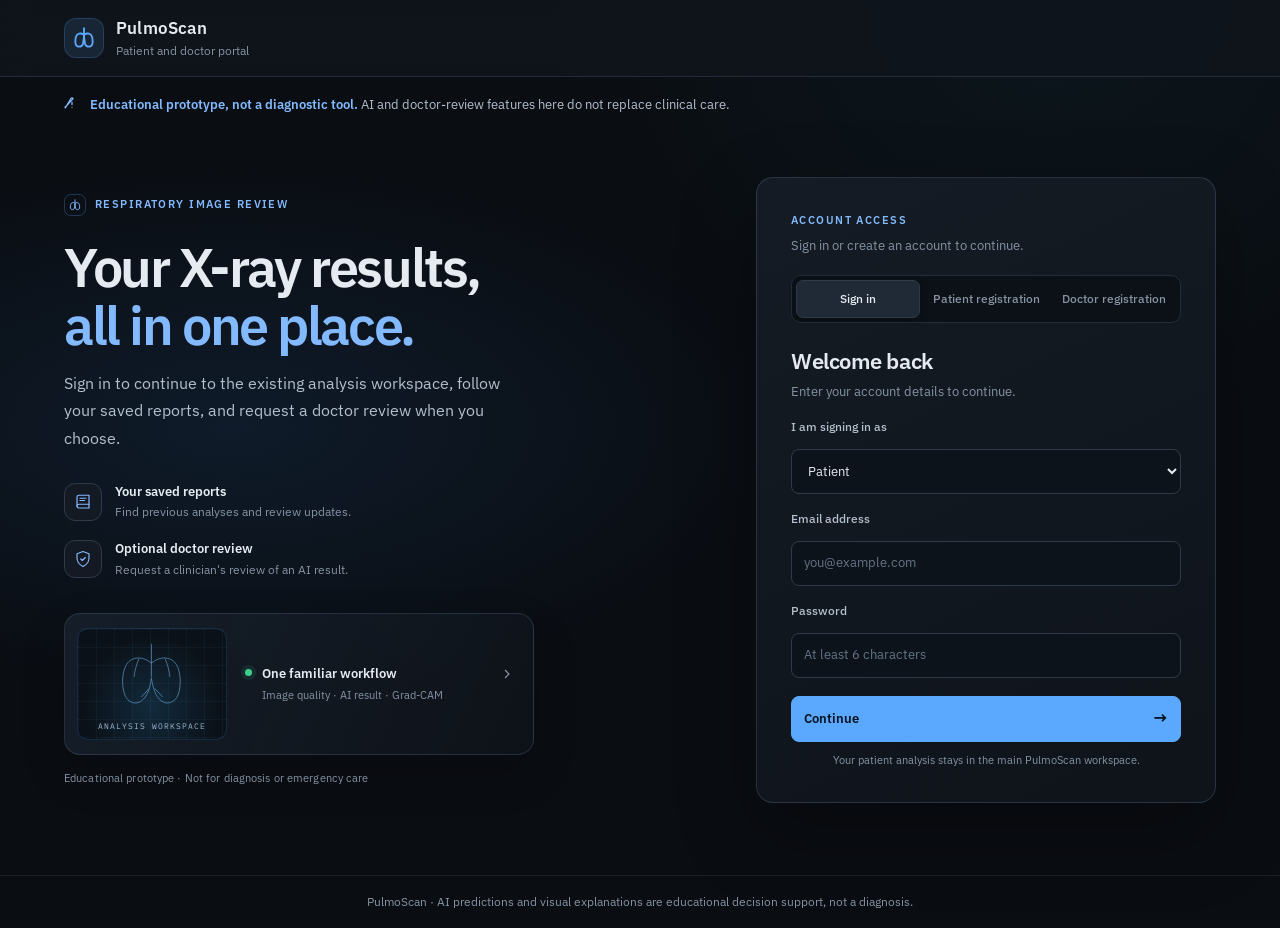
<file: frontend/auth.html>
<!DOCTYPE html>
<html lang="en">
<head>
  <meta charset="UTF-8">
  <meta name="viewport" content="width=device-width, initial-scale=1.0">
  <meta name="color-scheme" content="dark">
  <title>PulmoScan · Patient and doctor portal</title>
  <link rel="preconnect" href="https://fonts.googleapis.com">
  <link rel="preconnect" href="https://fonts.gstatic.com" crossorigin>
  <link href="https://fonts.googleapis.com/css2?family=IBM+Plex+Mono:wght@400;500&family=IBM+Plex+Sans:wght@400;500;600;700&display=swap" rel="stylesheet">
  <link rel="stylesheet" href="style.css?v=11">
</head>
<body class="auth-page">
  <header class="topbar">
    <div class="topbar-inner">
      <a class="brand" href="auth.html">
        <svg class="brand-mark" viewBox="0 0 24 24" aria-hidden="true">
          <path d="M12 3v8"/><path d="M12 9c-1.5-1-3-1.4-4.5-1C5 8.5 4 12 4 15.5 4 18.5 5.5 20 7.5 20c2 0 3-1 3.5-2.5L12 11"/>
          <path d="M12 9c1.5-1 3-1.4 4.5-1 2.5.5 3.5 4 3.5 7.5 0 3-1.5 4.5-3.5 4.5-2 0-3-1-3.5-2.5L12 11"/>
        </svg>
        <div><div class="brand-name">PulmoScan</div><div class="brand-sub">Patient and doctor portal</div></div>
      </a>
      <div class="portal-actions">
        <button class="btn" id="logoutBtn" type="button" hidden>Sign out</button>
      </div>
    </div>
  </header>

  <div class="notice">
    <svg class="icon" viewBox="0 0 24 24" aria-hidden="true"><path d="M12 9v4m0 4h.01M10.3 3.9 1.8 18a2 2 0 0 1 1.7-3L13.7 3.9a2 2 0 0 0-3.4 0z"/></svg>
    <p><strong>Educational prototype, not a diagnostic tool.</strong> AI and doctor-review features here do not replace clinical care.</p>
  </div>

  <main class="portal-main auth-layout">
    <section class="auth-intro" id="authIntro" aria-labelledby="authIntroTitle">
      <p class="auth-eyebrow">
        <svg viewBox="0 0 24 24" aria-hidden="true"><path d="M12 3v8"/><path d="M12 9c-1.5-1-3-1.4-4.5-1C5 8.5 4 12 4 15.5 4 18.5 5.5 20 7.5 20c2 0 3-1 3.5-2.5L12 11"/><path d="M12 9c1.5-1 3-1.4 4.5-1 2.5.5 3.5 4 3.5 7.5 0 3-1.5 4.5-3.5 4.5-2 0-3-1-3.5-2.5L12 11"/></svg>
        RESPIRATORY IMAGE REVIEW
      </p>
      <h1 id="authIntroTitle">Your X-ray results,<br><span>all in one place.</span></h1>
      <p class="auth-intro-copy">Sign in to continue to the existing analysis workspace, follow your saved reports, and request a doctor review when you choose.</p>

      <div class="auth-benefits" aria-label="Portal features">
        <div class="auth-benefit">
          <span class="auth-benefit-icon" aria-hidden="true">
            <svg viewBox="0 0 24 24"><path d="M4 5.5A2.5 2.5 0 0 1 6.5 3H20v17H6.5A2.5 2.5 0 0 1 4 17.5z"/><path d="M4 17.5A2.5 2.5 0 0 1 6.5 15H20M8 7h8M8 10h6"/></svg>
          </span>
          <span><strong>Your saved reports</strong><small>Find previous analyses and review updates.</small></span>
        </div>
        <div class="auth-benefit">
          <span class="auth-benefit-icon" aria-hidden="true">
            <svg viewBox="0 0 24 24"><path d="M12 22s8-4 8-11V5l-8-3-8 3v6c0 7 8 11 8 11"/><path d="m9 12 2 2 4-4"/></svg>
          </span>
          <span><strong>Optional doctor review</strong><small>Request a clinician's review of an AI result.</small></span>
        </div>
      </div>

      <div class="auth-preview" aria-hidden="true">
        <div class="auth-preview-art">
          <svg viewBox="0 0 180 170">
            <path d="M89 25v47m0-23c-15-13-34-12-43 2-8 13-9 37-3 53 5 13 19 18 29 10 10-7 14-21 17-39m0-26c15-13 34-12 43 2 8 13 9 37 3 53-5 13-19 18-29 10-10-7-14-21-17-39"/>
            <path d="M67 42c-4 10-7 20-8 30m54-30c4 10 7 20 8 30M72 107l13-14m23 14L95 93"/>
            <path d="M89 25v-9"/>
          </svg>
          <span class="auth-preview-label">ANALYSIS WORKSPACE</span>
        </div>
        <div class="auth-preview-caption">
          <span class="auth-preview-dot"></span>
          <span><strong>One familiar workflow</strong><small>Image quality · AI result · Grad-CAM</small></span>
          <svg viewBox="0 0 24 24"><path d="m9 18 6-6-6-6"/></svg>
        </div>
      </div>
      <p class="auth-prototype-note">Educational prototype · Not for diagnosis or emergency care</p>
    </section>

    <section class="panel portal-auth" id="authPanel">
      <div class="auth-card-heading">
        <p class="auth-card-kicker">ACCOUNT ACCESS</p>
        <p class="auth-card-caption">Sign in or create an account to continue.</p>
      </div>
      <div class="portal-tabs" role="tablist" aria-label="Account options">
        <button type="button" aria-pressed="true" class="btn portal-tab active" data-panel="loginPanel">Sign in</button>
        <button type="button" aria-label="Patient registration" aria-pressed="false" class="btn portal-tab" data-panel="patientRegisterPanel"><span class="auth-tab-full">Patient registration</span><span class="auth-tab-compact" aria-hidden="true">Patient</span></button>
        <button type="button" aria-label="Doctor registration" aria-pressed="false" class="btn portal-tab" data-panel="doctorRegisterPanel"><span class="auth-tab-full">Doctor registration</span><span class="auth-tab-compact" aria-hidden="true">Doctor</span></button>
      </div>
      <div class="portal-message" id="authMessage" role="status" aria-live="polite"></div>
      <form class="portal-form" id="loginPanel">
        <div class="portal-form-heading"><h2>Welcome back</h2><p>Enter your account details to continue.</p></div>
        <div class="field"><label for="loginRole">I am signing in as</label><select id="loginRole" required><option value="PATIENT">Patient</option><option value="DOCTOR">Doctor</option></select></div>
        <div class="field"><label for="loginEmail">Email address</label><input id="loginEmail" type="email" autocomplete="username" placeholder="you@example.com" required maxlength="254"></div>
        <div class="field"><label for="loginPassword">Password</label><input id="loginPassword" type="password" autocomplete="current-password" placeholder="At least 6 characters" required minlength="6" maxlength="256"></div>
        <button class="btn btn-primary auth-submit" type="submit">Continue <span aria-hidden="true">→</span></button>
        <p class="auth-form-note">Your patient analysis stays in the main PulmoScan workspace.</p>
      </form>
      <form class="portal-form" id="patientRegisterPanel" hidden>
        <div class="portal-form-heading"><h2>Create your account</h2><p>Set up a patient account to save and revisit your reports.</p></div>
        <div class="field"><label for="patientFullName">Full name</label><input id="patientFullName" autocomplete="name" placeholder="Your full name" required minlength="2" maxlength="120"></div>
        <div class="field"><label for="patientEmail">Email address</label><input id="patientEmail" type="email" autocomplete="email" placeholder="you@example.com" required maxlength="254"></div>
        <div class="field"><label for="patientPassword">Password</label><input id="patientPassword" type="password" autocomplete="new-password" placeholder="At least 6 characters" required minlength="6" maxlength="256"></div>
        <button class="btn btn-primary auth-submit" type="submit">Create patient account <span aria-hidden="true">→</span></button>
      </form>
      <form class="portal-form" id="doctorRegisterPanel" hidden>
        <div class="portal-form-heading"><h2>Doctor access</h2><p>Registration requires a code from the server administrator.</p></div>
        <div class="field"><label for="doctorFullName">Full name</label><input id="doctorFullName" autocomplete="name" placeholder="Your full name" required minlength="2" maxlength="120"></div>
        <div class="field"><label for="doctorEmail">Email address</label><input id="doctorEmail" type="email" autocomplete="email" placeholder="you@example.com" required maxlength="254"></div>
        <div class="field"><label for="doctorPassword">Password</label><input id="doctorPassword" type="password" autocomplete="new-password" placeholder="At least 6 characters" required minlength="6" maxlength="256"></div>
        <div class="field"><label for="doctorCode">4-digit verification code</label><input id="doctorCode" type="password" inputmode="numeric" pattern="[0-9]{4}" placeholder="••••" required minlength="4" maxlength="4" autocomplete="off"></div>
        <button class="btn btn-primary auth-submit" type="submit">Register as doctor <span aria-hidden="true">→</span></button>
      </form>
    </section>

    <section class="portal-dashboard" id="doctorDashboard" hidden>
      <div class="portal-heading"><div><p class="eyebrow">Doctor dashboard</p><h1>Review queue</h1><p class="muted">Only requests assigned to you or not yet claimed are shown.</p></div><button class="btn" id="refreshDoctorQueue" type="button">Refresh queue</button></div>
      <section class="panel">
        <div class="portal-message" id="doctorMessage" role="status" aria-live="polite"></div>
        <div id="doctorQueue" class="portal-list"></div>
      </section>
      <section class="panel" id="doctorReviewDetail" hidden></section>
    </section>
  </main>
  <footer class="footer">PulmoScan · AI predictions and visual explanations are educational decision support, not a diagnosis.</footer>
  <script src="auth.js?v=3"></script>
</body>
</html>
</file>
<file: frontend/style.css>
:root {
  --bg: #0a0d12;
  --surface: #10151c;
  --surface-2: #161c25;
  --surface-3: #1d2530;
  --border: #232c38;
  --border-strong: #2f3a48;
  --text: #e6ebf1;
  --text-2: #b4bfcc;
  --muted: #8693a3;
  --accent: #5aa9ff;
  --accent-soft: rgba(90, 169, 255, 0.12);
  --warn: #f2b84b;
  --warn-soft: rgba(242, 184, 75, 0.08);
  --danger: #f2706b;
  --danger-soft: rgba(242, 112, 107, 0.1);
  --ok: #3ecf8e;

  /* Categorical palette (dark-surface steps), same slot order as the report figures */
  --c-normal: #3987e5;
  --c-pneumonia: #d95926;
  --c-covid: #199e70;
  --c-tb: #c98500;
  --c-other: #9085e9;

  --radius: 12px;
  --radius-sm: 8px;
  --font: 'IBM Plex Sans', system-ui, -apple-system, 'Segoe UI', sans-serif;
  --mono: 'IBM Plex Mono', ui-monospace, 'Cascadia Mono', monospace;
  --heat-opacity: 0.45;
}

*,
*::before,
*::after {
  box-sizing: border-box;
}

html {
  -webkit-text-size-adjust: 100%;
}

body {
  margin: 0;
  min-height: 100vh;
  display: flex;
  flex-direction: column;
  background: var(--bg);
  color: var(--text);
  font: 400 15px/1.5 var(--font);
  -webkit-font-smoothing: antialiased;
}

h2,
h3,
p,
ol,
ul,
dl,
figure {
  margin: 0;
}

button {
  font: inherit;
  color: inherit;
}

[hidden] {
  display: none !important;
}

.icon {
  width: 18px;
  height: 18px;
  flex: none;
  fill: none;
  stroke: currentColor;
  stroke-width: 1.8;
  stroke-linecap: round;
  stroke-linejoin: round;
}

:focus-visible {
  outline: 2px solid var(--accent);
  outline-offset: 2px;
}

/* ---------- Top bar ---------- */

.topbar {
  border-bottom: 1px solid var(--border);
  background: var(--surface);
}

.topbar-inner {
  max-width: 1280px;
  margin: 0 auto;
  padding: 14px 24px;
  display: flex;
  align-items: center;
  justify-content: space-between;
  gap: 16px;
}

.brand {
  display: flex;
  align-items: center;
  gap: 12px;
  min-width: 0;
}

.brand-mark {
  width: 34px;
  height: 34px;
  padding: 6px;
  flex: none;
  border-radius: 9px;
  background: var(--accent-soft);
  fill: none;
  stroke: var(--accent);
  stroke-width: 1.7;
  stroke-linecap: round;
  stroke-linejoin: round;
}

.brand-name {
  font-weight: 600;
  font-size: 16px;
  letter-spacing: -0.01em;
}

.brand-sub {
  font-size: 12.5px;
  color: var(--muted);
}

.status {
  display: flex;
  align-items: center;
  gap: 8px;
  padding: 6px 12px;
  border: 1px solid var(--border);
  border-radius: 999px;
  background: var(--surface-2);
  font-size: 12.5px;
  color: var(--text-2);
  white-space: nowrap;
  overflow: hidden;
  text-overflow: ellipsis;
  max-width: 55%;
}

.status-dot {
  width: 8px;
  height: 8px;
  flex: none;
  border-radius: 50%;
  background: var(--muted);
}

.status[data-state="ready"] .status-dot {
  background: var(--ok);
  box-shadow: 0 0 0 3px rgba(62, 207, 142, 0.18);
}

.status[data-state="waiting"] .status-dot {
  background: var(--warn);
}

.status[data-state="offline"] .status-dot {
  background: var(--danger);
}

/* ---------- Notice ---------- */

.notice {
  max-width: 1280px;
  width: 100%;
  margin: 16px auto 0;
  padding: 0 24px;
  display: flex;
  align-items: center;
  gap: 10px;
  color: var(--text-2);
  font-size: 13px;
}

.notice .icon {
  color: var(--warn);
  width: 16px;
  height: 16px;
}

.notice strong {
  color: var(--warn);
  font-weight: 600;
}

/* ---------- Layout ---------- */

.panel {
  background: var(--surface);
  border: 1px solid var(--border);
  border-radius: var(--radius);
  padding: 18px;
  min-width: 0;
}

.panel-head {
  display: flex;
  align-items: center;
  justify-content: space-between;
  gap: 12px;
  min-height: 34px;
  margin-bottom: 14px;
}

.panel-head h2 {
  font-size: 13px;
  font-weight: 600;
  text-transform: uppercase;
  letter-spacing: 0.08em;
  color: var(--muted);
}

/* ---------- Buttons ---------- */

.btn {
  display: inline-flex;
  align-items: center;
  gap: 8px;
  padding: 7px 12px;
  border-radius: var(--radius-sm);
  border: 1px solid var(--border-strong);
  background: var(--surface-2);
  font-size: 13px;
  font-weight: 500;
  cursor: pointer;
  transition: background 0.15s, border-color 0.15s;
}

.btn:hover {
  background: var(--surface-3);
  border-color: #3b4859;
}

.btn .icon {
  width: 15px;
  height: 15px;
}

.btn-ghost {
  background: transparent;
}

.toolbar {
  display: flex;
  align-items: center;
  gap: 10px;
  flex-wrap: wrap;
  justify-content: flex-end;
}

.segmented {
  display: inline-flex;
  padding: 3px;
  border: 1px solid var(--border);
  border-radius: 9px;
  background: var(--bg);
}

.segmented button {
  padding: 5px 12px;
  border: 0;
  border-radius: 6px;
  background: transparent;
  color: var(--muted);
  font-size: 13px;
  font-weight: 500;
  white-space: nowrap;
  cursor: pointer;
  transition: color 0.15s, background 0.15s;
}

.segmented button:hover {
  color: var(--text);
}

.segmented button[aria-checked="true"] {
  background: var(--surface-3);
  color: var(--text);
  box-shadow: 0 1px 2px rgba(0, 0, 0, 0.4);
}

.segmented button:disabled {
  opacity: 0.4;
  cursor: not-allowed;
}

/* ---------- Drop zone ---------- */

.dropzone {
  display: grid;
  place-items: center;
  min-height: 420px;
  border: 1.5px dashed var(--border-strong);
  border-radius: var(--radius);
  background:
    radial-gradient(ellipse at 50% 40%, rgba(90, 169, 255, 0.05), transparent 60%),
    var(--bg);
  cursor: pointer;
  text-align: center;
  transition: border-color 0.15s, background-color 0.15s;
}

.dropzone:hover,
.dropzone.dragover {
  border-color: var(--accent);
  background-color: #0c1220;
}

.dropzone-inner {
  padding: 32px 24px;
}

.dropzone-icon {
  width: 52px;
  height: 52px;
  margin: 0 auto 16px;
  display: grid;
  place-items: center;
  border-radius: 14px;
  background: var(--accent-soft);
  color: var(--accent);
}

.dropzone-icon .icon {
  width: 24px;
  height: 24px;
}

.dropzone-title {
  font-size: 16px;
  font-weight: 600;
}

.dropzone-hint {
  margin-top: 6px;
  font-size: 13px;
  color: var(--muted);
}

.link {
  color: var(--accent);
  text-decoration: underline;
  text-underline-offset: 3px;
}

/* ---------- Stage (image viewer) ---------- */

.stage {
  display: flex;
  justify-content: center;
  align-items: flex-start;
  gap: 12px;
  padding: 14px;
  border-radius: var(--radius);
  background: #000;
  border: 1px solid var(--border);
}

.stage.dragover {
  outline: 2px dashed var(--accent);
  outline-offset: -8px;
}

.pane {
  display: flex;
  flex-direction: column;
  align-items: center;
  gap: 8px;
  flex: 1 1 auto;
  width: 100%;
  min-width: 0;
}

.pane-compare {
  display: none;
}

.stage[data-mode="compare"] .pane {
  flex: 1 1 0;
  width: auto;
}

.stage[data-mode="compare"] .pane-compare {
  display: flex;
}

/* The frame takes the displayed image's aspect ratio (set from JS) and the largest size
   that fits; the heatmap is stretched over it exactly, which matches how the API
   squashes the upload to 224x224 */
.frame {
  --aspect: 1;
  position: relative;
  aspect-ratio: var(--aspect);
  width: min(100%, calc(min(64vh, 620px) * var(--aspect)));
  line-height: 0;
  border-radius: 6px;
  overflow: hidden;
}

.layer-base {
  display: block;
  width: 100%;
  height: 100%;
}

.layer-heat {
  position: absolute;
  inset: 0;
  width: 100%;
  height: 100%;
  opacity: var(--heat-opacity);
  pointer-events: none;
  transition: opacity 0.2s;
}

.layer-heat:not([src]),
.layer-heat[src=""] {
  display: none;
}

.stage[data-mode="original"] .layer-heat,
.stage[data-mode="input"] .layer-heat,
.stage[data-mode="compare"] #imgHeat {
  display: none;
}

.pane figcaption {
  font-size: 12px;
  color: var(--muted);
  line-height: 1.4;
}

.stage:not([data-mode="compare"]) #captionMain {
  display: none;
}

/* ---------- Viewer footer ---------- */

.viewer-foot {
  display: flex;
  align-items: center;
  justify-content: space-between;
  gap: 16px;
  flex-wrap: wrap;
  margin-top: 12px;
}

.opacity {
  display: flex;
  align-items: center;
  gap: 10px;
  font-size: 13px;
  color: var(--text-2);
}

.opacity input[type="range"] {
  width: 160px;
  accent-color: var(--accent);
  cursor: pointer;
}

.opacity output {
  min-width: 3.2em;
  font-family: var(--mono);
  font-size: 12.5px;
  color: var(--text);
}

.file-meta {
  font-family: var(--mono);
  font-size: 12px;
  color: var(--muted);
  overflow: hidden;
  text-overflow: ellipsis;
  white-space: nowrap;
  max-width: 100%;
}

/* ---------- Samples ---------- */

.samples {
  display: flex;
  align-items: center;
  gap: 12px;
  flex-wrap: wrap;
  margin-top: 16px;
  padding-top: 16px;
  border-top: 1px solid var(--border);
}

.samples-label {
  font-size: 13px;
  color: var(--muted);
}

.samples-row {
  display: flex;
  gap: 8px;
  flex-wrap: wrap;
}

.chip {
  display: inline-flex;
  align-items: center;
  gap: 8px;
  padding: 6px 12px;
  border: 1px solid var(--border-strong);
  border-radius: 999px;
  background: var(--surface-2);
  font-size: 13px;
  font-weight: 500;
  cursor: pointer;
  transition: background 0.15s, border-color 0.15s;
}

.chip:hover {
  background: var(--surface-3);
  border-color: #3b4859;
}

.chip:disabled {
  opacity: 0.5;
  cursor: wait;
}

.class-dot {
  width: 9px;
  height: 9px;
  flex: none;
  border-radius: 50%;
  background: var(--class-color, var(--c-other));
}

/* ---------- Analysis states ---------- */

.steps {
  list-style: none;
  padding: 0;
  display: grid;
  gap: 14px;
}

.steps li {
  display: flex;
  align-items: flex-start;
  gap: 12px;
  font-size: 14px;
  color: var(--text-2);
}

.steps span {
  width: 24px;
  height: 24px;
  flex: none;
  display: grid;
  place-items: center;
  border-radius: 50%;
  border: 1px solid var(--border-strong);
  font-family: var(--mono);
  font-size: 12px;
  color: var(--muted);
}

.spinner {
  width: 30px;
  height: 30px;
  border: 3px solid var(--surface-3);
  border-top-color: var(--accent);
  border-radius: 50%;
  animation: spin 0.8s linear infinite;
}

@keyframes spin {
  to { transform: rotate(360deg); }
}

.error {
  display: flex;
  gap: 12px;
  padding: 14px;
  border: 1px solid rgba(242, 112, 107, 0.35);
  border-radius: var(--radius-sm);
  background: var(--danger-soft);
}

.error .icon {
  color: var(--danger);
  margin-top: 1px;
}

.error-title {
  font-weight: 600;
  font-size: 14px;
}

.error-msg {
  margin-top: 2px;
  font-size: 13px;
  color: var(--text-2);
  word-break: break-word;
}

/* ---------- Result ---------- */

.result {
  display: grid;
  gap: 18px;
}

.verdict {
  padding: 16px;
  border-radius: var(--radius-sm);
  border: 1px solid var(--border);
  border-left: 3px solid var(--class-color, var(--c-other));
  background: var(--surface-2);
}

.eyebrow {
  font-size: 12px;
  font-weight: 500;
  text-transform: uppercase;
  letter-spacing: 0.08em;
  color: var(--muted);
}

.verdict-row {
  display: flex;
  align-items: flex-end;
  justify-content: space-between;
  gap: 12px;
  margin-top: 6px;
}

.verdict-class {
  display: flex;
  align-items: center;
  gap: 10px;
  font-size: 24px;
  font-weight: 700;
  letter-spacing: -0.01em;
  color: var(--text);
  min-width: 0;
  overflow-wrap: anywhere;
}

.verdict-class .class-dot {
  width: 11px;
  height: 11px;
}

.verdict-conf {
  display: flex;
  flex-direction: column;
  align-items: flex-end;
  flex: none;
}

.conf-value {
  font-family: var(--mono);
  font-size: 22px;
  font-weight: 500;
  line-height: 1.1;
}

.conf-label {
  font-size: 12px;
  color: var(--muted);
}

.verdict-note,
.truth {
  margin-top: 12px;
  font-size: 13px;
  color: var(--text-2);
}

.verdict-note {
  color: var(--warn);
}

.tb-warning {
  margin-top: 12px;
  padding: 12px 14px;
  border: 1px solid rgba(242, 184, 75, 0.35);
  border-left: 3px solid var(--warn);
  border-radius: var(--radius-sm);
  background: var(--warn-soft);
  font-size: 13px;
  line-height: 1.5;
  color: var(--text-2);
}

.tb-warning strong {
  display: block;
  margin-bottom: 4px;
  color: var(--text);
}

.tb-warning p {
  margin: 0;
}

.truth {
  display: flex;
  align-items: center;
  gap: 8px;
  padding-top: 12px;
  border-top: 1px solid var(--border);
}

.truth .icon {
  width: 16px;
  height: 16px;
}

.truth.match .icon {
  color: var(--ok);
}

.truth.miss .icon {
  color: var(--danger);
}

.block h3 {
  margin-bottom: 10px;
  font-size: 13px;
  font-weight: 600;
  color: var(--text-2);
}

.muted {
  font-size: 13px;
  color: var(--muted);
}

.probs {
  list-style: none;
  padding: 0;
  display: grid;
  gap: 12px;
}

.prob-head {
  display: flex;
  justify-content: space-between;
  gap: 12px;
  margin-bottom: 6px;
  font-size: 13.5px;
}

.prob-name {
  display: flex;
  align-items: center;
  gap: 8px;
  color: var(--text-2);
}

.prob-row.top .prob-name {
  color: var(--text);
  font-weight: 600;
}

.prob-val {
  font-family: var(--mono);
  font-size: 12.5px;
  color: var(--text-2);
}

.prob-track {
  height: 6px;
  border-radius: 999px;
  background: var(--surface-3);
  overflow: hidden;
}

.prob-fill {
  height: 100%;
  width: 0;
  border-radius: inherit;
  background: var(--class-color, var(--c-other));
  transition: width 0.6s cubic-bezier(0.2, 0.7, 0.2, 1);
}

.prob-row:not(.top) .prob-fill {
  opacity: 0.55;
}

.legend {
  margin-bottom: 10px;
}

/* Matches OpenCV's COLORMAP_JET used by the API */
.legend-bar {
  height: 8px;
  border-radius: 999px;
  background: linear-gradient(90deg, #00007f, #0000ff, #00ffff, #7fff7f, #ffff00, #ff0000, #7f0000);
}

.legend-labels {
  display: flex;
  justify-content: space-between;
  margin-top: 6px;
  font-size: 12px;
  color: var(--muted);
}

.details summary {
  cursor: pointer;
  font-size: 13px;
  font-weight: 600;
  color: var(--text-2);
  list-style-position: inside;
}

.details summary:hover {
  color: var(--text);
}

.kv {
  display: grid;
  grid-template-columns: auto 1fr;
  gap: 8px 16px;
  margin-top: 12px;
  font-size: 13px;
}

.kv dt {
  color: var(--muted);
}

.kv dd {
  margin: 0;
  font-family: var(--mono);
  font-size: 12.5px;
  color: var(--text-2);
  overflow-wrap: anywhere;
}

/* ---------- Footer ---------- */

.footer {
  padding: 18px 24px 24px;
  text-align: center;
  font-size: 12px;
  color: var(--muted);
  border-top: 1px solid var(--border);
}

/* ---------- Shared page shell ---------- */

a.brand {
  color: inherit;
  text-decoration: none;
}

.home,
.report {
  flex: 1;
  width: 100%;
  max-width: 1280px;
  margin: 0 auto;
  padding: 20px 24px 32px;
}

.btn-primary {
  background: var(--accent);
  border-color: var(--accent);
  color: #06111f;
  font-weight: 600;
  text-decoration: none;
}

.btn-primary:hover {
  background: #7bbcff;
  border-color: #7bbcff;
}

.btn-primary:disabled {
  opacity: 0.6;
  cursor: wait;
}

a.btn {
  text-decoration: none;
}

.btn-lg {
  padding: 11px 20px;
  font-size: 15px;
}

/* ---------- Page 1: intake ---------- */

.hero {
  max-width: 760px;
  margin: 8px 0 22px;
}

.hero h1 {
  margin: 0 0 8px;
  font-size: clamp(22px, 3vw, 30px);
  font-weight: 700;
  letter-spacing: -0.015em;
  line-height: 1.2;
}

.hero p {
  margin: 0;
  color: var(--text-2);
  font-size: 15px;
}

.home-grid {
  display: grid;
  grid-template-columns: minmax(0, 1.6fr) minmax(300px, 1fr);
  gap: 20px;
  align-items: start;
}

.intake {
  padding: 0;
}

.step-block {
  margin: 0;
  padding: 20px 22px;
  border: 0;
  border-bottom: 1px solid var(--border);
  min-width: 0;
}

.step-block:last-child {
  border-bottom: 0;
}

.step-block legend {
  display: flex;
  align-items: center;
  gap: 10px;
  float: left;
  width: 100%;
  margin-bottom: 14px;
  padding: 0;
  font-size: 15px;
  font-weight: 600;
}

.step-block legend + * {
  clear: both;
}

.step-num {
  width: 24px;
  height: 24px;
  display: grid;
  place-items: center;
  border-radius: 50%;
  background: var(--accent-soft);
  color: var(--accent);
  font-family: var(--mono);
  font-size: 12px;
  font-weight: 500;
}

.fields {
  display: grid;
  grid-template-columns: minmax(0, 2fr) minmax(120px, 1fr);
  gap: 14px;
}

.patient-fields {
  grid-template-columns: minmax(0, 1.5fr) minmax(90px, 0.65fr) minmax(150px, 1.2fr);
}

.field label {
  display: block;
  margin-bottom: 6px;
  font-size: 13px;
  font-weight: 500;
  color: var(--text-2);
}

.field input {
  width: 100%;
  padding: 10px 12px;
  border: 1px solid var(--border-strong);
  border-radius: var(--radius-sm);
  background: var(--bg);
  color: var(--text);
  font: inherit;
  font-size: 15px;
  transition: border-color 0.15s, box-shadow 0.15s;
}

.field input::placeholder {
  color: #5d6a7a;
}

.field input:focus {
  outline: none;
  border-color: var(--accent);
  box-shadow: 0 0 0 3px var(--accent-soft);
}

.field input[aria-invalid="true"] {
  border-color: var(--danger);
}

.field-error {
  margin-top: 6px;
  font-size: 12.5px;
  color: var(--danger);
}

.privacy-note {
  display: flex;
  align-items: center;
  gap: 8px;
  margin-top: 12px;
  font-size: 12.5px;
  color: var(--muted);
}

.privacy-note .icon {
  width: 14px;
  height: 14px;
}

.home .dropzone {
  min-height: 220px;
}

.dropzone.has-image {
  place-items: stretch;
  border-style: solid;
  min-height: 0;
}

.picked {
  display: flex;
  align-items: center;
  gap: 16px;
  padding: 14px;
  text-align: left;
}

.picked img {
  width: 120px;
  height: 120px;
  flex: none;
  object-fit: contain;
  border-radius: 6px;
  background: #000;
}

.picked-meta {
  min-width: 0;
}

.picked-name {
  font-weight: 600;
  overflow-wrap: anywhere;
}

.picked-sub {
  margin: 2px 0 8px;
  font-size: 13px;
  color: var(--muted);
}

.home .samples {
  margin-top: 14px;
  padding-top: 0;
  border-top: 0;
}

.step-submit {
  display: grid;
  gap: 14px;
  justify-items: end;
}

.step-submit .error {
  justify-self: stretch;
}

.about-model h2 {
  margin-bottom: 14px;
  font-size: 13px;
  font-weight: 600;
  text-transform: uppercase;
  letter-spacing: 0.08em;
  color: var(--muted);
}

.model-facts {
  margin: 18px 0 12px;
  padding-top: 14px;
  border-top: 1px solid var(--border);
}

.quality-result {
  margin-top: 14px;
  padding: 12px 14px;
  border: 1px solid var(--border-strong);
  border-left: 3px solid var(--accent);
  border-radius: var(--radius-sm);
  background: var(--surface-2);
  color: var(--text-2);
  font-size: 13px;
}

.quality-result strong {
  color: var(--text);
}

.quality-result ul {
  margin: 8px 0 0;
  padding-left: 20px;
}

.quality-result p {
  margin-top: 8px;
  color: var(--muted);
}

.quality-fail {
  border-left-color: var(--danger);
  background: var(--danger-soft);
}

.quality-review {
  border-left-color: var(--warn);
  background: var(--warn-soft);
}

.quality-pass {
  border-left-color: var(--ok);
}

.report-quality ul {
  margin: 8px 0;
  padding-left: 20px;
  color: var(--text-2);
  font-size: 13px;
}

.quality-summary {
  font-size: 13px;
  color: var(--text);
}

.history-panel {
  margin-top: 22px;
}

.patient-reports-panel {
  margin-top: 22px;
}

.patient-reports-list {
  display: grid;
  gap: 12px;
}

.patient-report-card {
  display: grid;
  gap: 10px;
  padding: 14px;
  border: 1px solid var(--border);
  border-radius: var(--radius-sm);
  background: var(--surface-2);
}

.patient-report-header {
  display: flex;
  align-items: baseline;
  justify-content: space-between;
  gap: 12px;
}

.patient-report-header h3 {
  font-size: 15px;
}

.patient-report-header time {
  color: var(--muted);
  font-size: 12px;
}

.patient-report-card p {
  margin-top: 0;
  font-size: 13px;
}

.review-status {
  width: fit-content;
  padding: 5px 9px;
  border: 1px solid var(--border);
  border-radius: 999px;
  color: var(--text-2);
}

.review-complete {
  border-color: var(--accent);
  color: var(--accent);
}

.doctor-recommendation {
  display: grid;
  gap: 7px;
  padding: 12px;
  border-left: 3px solid var(--accent);
  background: var(--surface);
}

.doctor-recommendation h4 {
  font-size: 14px;
}

.patient-report-images {
  justify-content: start;
  max-width: 260px;
}

.history-intro {
  margin-bottom: 14px;
}

.history-search,
.history-compare-controls {
  display: grid;
  grid-template-columns: minmax(220px, 1fr) auto;
  align-items: end;
  gap: 12px;
}

.history-search .field,
.history-compare-controls .field {
  min-width: 0;
}

.history-search .btn,
.history-compare-controls .btn {
  min-height: 42px;
}

.history-message {
  min-height: 1.5em;
  margin-top: 12px;
  color: var(--text-2);
  font-size: 13px;
}

.history-records {
  display: grid;
  gap: 12px;
  margin-top: 12px;
}

.history-record {
  display: grid;
  grid-template-columns: minmax(0, 1fr) auto;
  align-items: center;
  gap: 14px;
  padding: 12px;
  border: 1px solid var(--border);
  border-radius: var(--radius-sm);
  background: var(--surface-2);
}

.history-record h3,
.comparison-record h3 {
  font-size: 13px;
  font-weight: 600;
}

.history-record p {
  margin-top: 4px;
  font-size: 13px;
}

.history-images,
.comparison-image-pair {
  display: grid;
  grid-template-columns: repeat(2, minmax(70px, 1fr));
  gap: 8px;
}

.history-images figure,
.comparison-image-pair figure,
.difference-figure {
  min-width: 0;
  text-align: center;
}

.history-images img {
  width: 96px;
  height: 96px;
  object-fit: contain;
  background: #000;
  border-radius: 5px;
}

.history-images figcaption,
.comparison-image-pair figcaption,
.difference-figure figcaption {
  margin-top: 4px;
  color: var(--muted);
  font-size: 11px;
}

.history-compare-controls {
  grid-template-columns: minmax(0, 1fr) minmax(0, 1fr) auto;
  margin-top: 14px;
}

.history-compare-controls select {
  width: 100%;
  min-height: 42px;
  padding: 8px 10px;
  border: 1px solid var(--border-strong);
  border-radius: var(--radius-sm);
  background: var(--bg);
  color: var(--text);
  font: inherit;
}

.history-comparison {
  margin-top: 18px;
}

.comparison-grid {
  display: grid;
  grid-template-columns: repeat(2, minmax(0, 1fr));
  gap: 12px;
}

.comparison-summary {
  margin-bottom: 14px;
  padding: 14px;
  border: 1px solid var(--border);
  border-left: 3px solid var(--accent);
  border-radius: var(--radius-sm);
  background: var(--surface-2);
}

.comparison-summary h3 {
  margin-bottom: 6px;
  color: var(--text);
  font-size: 13px;
}

.comparison-summary p {
  color: var(--text-2);
  font-size: 13px;
}

.comparison-summary .comparison-summary-note {
  margin-top: 8px;
  color: var(--muted);
  font-size: 12px;
}

.comparison-record {
  min-width: 0;
  padding: 12px;
  border: 1px solid var(--border);
  border-radius: var(--radius-sm);
  background: var(--surface-2);
}

.comparison-prediction,
.comparison-scores {
  margin-top: 5px;
  color: var(--text-2);
  font-size: 12px;
}

.comparison-scores {
  color: var(--muted);
}

.comparison-image-pair {
  margin-top: 12px;
}

.comparison-image-pair img {
  width: 100%;
  max-height: 260px;
  aspect-ratio: 1;
  object-fit: contain;
  border-radius: 5px;
  background: #000;
}

.difference-figure {
  width: min(100%, 360px);
  margin: 16px auto 0;
}

.difference-figure img {
  width: 100%;
  max-height: 360px;
  object-fit: contain;
  border: 1px solid var(--border);
  border-radius: 6px;
  background: #000;
}

.patient-comparison > .muted {
  margin-bottom: 12px;
}

.busy-overlay {
  position: fixed;
  inset: 0;
  z-index: 10;
  display: grid;
  place-items: center;
  background: rgba(5, 8, 12, 0.72);
  backdrop-filter: blur(2px);
}

.busy-card {
  display: grid;
  justify-items: center;
  gap: 8px;
  padding: 28px 36px;
  border: 1px solid var(--border);
  border-radius: var(--radius);
  background: var(--surface);
  text-align: center;
}

.busy-card .spinner {
  margin-bottom: 6px;
}

.busy-title {
  font-weight: 600;
  font-size: 16px;
}

/* ---------- Page 2: report ---------- */

.report-head {
  display: flex;
  align-items: flex-end;
  justify-content: space-between;
  gap: 16px;
  flex-wrap: wrap;
  margin: 4px 0 18px;
}

.report-head h1 {
  margin: 4px 0 4px;
  font-size: clamp(22px, 3vw, 28px);
  font-weight: 700;
  letter-spacing: -0.01em;
  overflow-wrap: anywhere;
}

.report-meta {
  font-family: var(--mono);
  font-size: 12.5px;
  color: var(--muted);
}

.report-actions {
  display: flex;
  gap: 10px;
  flex-wrap: wrap;
}

.report-grid {
  display: grid;
  grid-template-columns: minmax(320px, 1fr) minmax(0, 1.35fr);
  gap: 20px;
  align-items: start;
}

.report-col {
  display: grid;
  gap: 20px;
  min-width: 0;
}

.patient-kv dd {
  font-family: var(--font);
  font-size: 14px;
  color: var(--text);
}

.report .verdict {
  margin-bottom: 18px;
}

.info-lines {
  margin: 0;
  padding: 0;
  list-style: none;
  counter-reset: info;
  display: grid;
  gap: 10px;
}

.info-lines li {
  counter-increment: info;
  display: grid;
  grid-template-columns: 24px 1fr;
  gap: 10px;
  font-size: 14px;
  line-height: 1.5;
  color: var(--text-2);
}

.info-lines li::before {
  content: counter(info);
  width: 22px;
  height: 22px;
  display: grid;
  place-items: center;
  margin-top: 1px;
  border-radius: 50%;
  background: color-mix(in srgb, var(--class-color, var(--accent)) 18%, transparent);
  color: var(--text);
  font-family: var(--mono);
  font-size: 11.5px;
}

.source-note {
  margin-top: 14px;
  font-size: 12px;
}

.heat-guide {
  margin-top: 16px;
}

details.panel summary {
  cursor: pointer;
  font-size: 13px;
  font-weight: 600;
  color: var(--text-2);
}

.report-disclaimer {
  max-width: none;
  margin: 20px 0 0;
  padding: 14px 16px;
  border: 1px solid rgba(242, 184, 75, 0.3);
  border-radius: var(--radius-sm);
  background: var(--warn-soft);
}

.empty-report {
  max-width: 560px;
  margin: 40px auto;
  display: grid;
  justify-items: start;
  gap: 12px;
}

.empty-report h1 {
  margin: 0;
  font-size: 22px;
}

/* ---------- Responsive ---------- */

@media (max-width: 600px) {
  body {
    font-size: 14px;
  }

  .topbar-inner,
  .notice,
  .home,
  .report {
    padding-left: 16px;
    padding-right: 16px;
  }

  .brand-sub {
    display: none;
  }

  .status {
    max-width: 60%;
  }

  .account-session span {
    display: none;
  }

  .panel {
    padding: 14px;
  }

  .panel-head {
    flex-wrap: wrap;
  }

  .toolbar {
    width: 100%;
    justify-content: flex-start;
  }

  .dropzone {
    min-height: 300px;
  }

  .segmented {
    width: 100%;
  }

  .segmented button {
    flex: 1;
    padding: 5px 6px;
    font-size: 12.5px;
  }

  .stage {
    padding: 8px;
    gap: 8px;
  }

  .opacity {
    width: 100%;
  }

  .opacity input[type="range"] {
    flex: 1;
    width: auto;
  }

  .verdict-class {
    font-size: 20px;
  }
}

@media (max-width: 960px) {
  .home-grid,
  .report-grid {
    grid-template-columns: minmax(0, 1fr);
  }
}

@media (max-width: 520px) {
  .fields,
  .history-search,
  .history-compare-controls {
    grid-template-columns: minmax(0, 1fr);
  }

  .comparison-grid {
    grid-template-columns: minmax(0, 1fr);
  }

  .history-record {
    grid-template-columns: minmax(0, 1fr);
  }

  .history-images {
    justify-content: start;
  }

  .step-block {
    padding: 16px;
  }

  .picked img {
    width: 84px;
    height: 84px;
  }

  .step-submit .btn-lg,
  .report-actions,
  .report-actions .btn {
    width: 100%;
    justify-content: center;
  }
}

/* Print / Save as PDF: a light, single-column report without the controls */
@media print {
  :root {
    --bg: #ffffff;
    --surface: #ffffff;
    --surface-2: #f6f7f9;
    --surface-3: #e9ecf0;
    --border: #d5dae1;
    --border-strong: #c4cbd4;
    --text: #0b0f14;
    --text-2: #2d3640;
    --muted: #5b6673;
  }

  body {
    background: #fff;
  }

  .status,
  .report-actions,
  .toolbar,
  .viewer-foot,
  details.panel,
  .footer {
    display: none !important;
  }

  .topbar {
    background: #fff;
  }

  .report {
    padding: 0;
  }

  .report-grid {
    grid-template-columns: minmax(0, 1fr) minmax(0, 1fr);
  }

  .panel,
  .report-disclaimer {
    break-inside: avoid;
  }

  .stage {
    background: #fff;
    border-color: var(--border);
  }

  .layer-base,
  .layer-heat {
    max-height: 340px;
  }

  .prob-fill,
  .class-dot,
  .legend-bar,
  .info-lines li::before {
    -webkit-print-color-adjust: exact;
    print-color-adjust: exact;
  }
}

@media (prefers-reduced-motion: reduce) {
  *,
  *::before,
  *::after {
    animation-duration: 0.01ms !important;
    transition-duration: 0.01ms !important;
  }
}

/* ---------- Optional authenticated patient / doctor portal ---------- */

.account-link {
  white-space: nowrap;
}

.account-session {
  display: flex;
  align-items: center;
  gap: 12px;
  color: var(--muted);
  font-size: 13px;
}

.account-session[hidden] {
  display: none;
}

.portal-main {
  flex: 1;
  width: 100%;
  max-width: 1080px;
  margin: 0 auto;
  padding: 24px;
}

.portal-auth {
  max-width: 620px;
  margin: 24px auto;
}

.portal-tabs,
.portal-actions {
  display: flex;
  align-items: center;
  gap: 8px;
  flex-wrap: wrap;
}

.portal-tabs {
  padding-bottom: 14px;
  border-bottom: 1px solid var(--border);
}

.portal-tab.active {
  border-color: var(--accent);
  color: var(--accent);
}

.portal-form {
  display: grid;
  gap: 14px;
  margin-top: 18px;
}

.portal-form h1,
.portal-heading h1 {
  font-size: 22px;
}

.portal-form select,
.portal-form textarea,
.portal-form input,
.portal-upload input,
.field select {
  width: 100%;
  padding: 10px 12px;
  border: 1px solid var(--border-strong);
  border-radius: var(--radius-sm);
  background: var(--bg);
  color: var(--text);
  font: inherit;
}

.portal-form textarea {
  min-height: 100px;
  resize: vertical;
}

.portal-message {
  margin: 10px 0;
  color: var(--text-2);
  font-size: 13px;
}

.error-text {
  color: var(--danger);
}

.portal-dashboard {
  display: grid;
  gap: 18px;
}

.portal-heading {
  display: flex;
  align-items: center;
  justify-content: space-between;
  gap: 16px;
}

.portal-heading code {
  color: var(--text);
}

.portal-upload {
  display: flex;
  align-items: end;
  gap: 12px;
  flex-wrap: wrap;
  margin-top: 14px;
}

.portal-upload .field {
  flex: 1 1 300px;
}

.portal-prediction {
  display: grid;
  gap: 10px;
  margin-top: 14px;
  padding: 14px;
  border: 1px solid var(--border);
  border-radius: var(--radius-sm);
  background: var(--surface-2);
}

.portal-heatmap {
  display: block;
  width: min(100%, 420px);
  max-height: 420px;
  object-fit: contain;
  border-radius: 6px;
  background: #000;
}

.portal-list {
  display: grid;
  gap: 10px;
}

.portal-list-item {
  display: grid;
  justify-items: start;
  gap: 7px;
  padding: 12px;
  border: 1px solid var(--border);
  border-radius: var(--radius-sm);
  background: var(--surface-2);
}

.portal-review-image {
  display: block;
  width: min(100%, 420px);
  max-height: 420px;
  object-fit: contain;
  border-radius: 6px;
  background: #000;
}

.portal-image-grid {
  display: grid;
  grid-template-columns: repeat(3, minmax(0, 1fr));
  gap: 12px;
  margin: 14px 0;
}

.portal-image-grid .portal-review-image {
  width: 100%;
}

.doctor-review-form {
  max-width: 720px;
  padding-top: 14px;
  border-top: 1px solid var(--border);
}

@media (max-width: 650px) {
  .portal-main {
    padding: 16px;
  }

  .portal-heading {
    align-items: flex-start;
    flex-direction: column;
  }

  .portal-image-grid {
    grid-template-columns: minmax(0, 1fr);
  }

  .portal-tabs .btn {
    flex: 1 1 100%;
  }
}

/* ---------- Polished sign-in and registration experience ---------- */

.auth-page {
  background:
    radial-gradient(ellipse at 18% 46%, rgba(35, 91, 150, 0.18), transparent 38%),
    radial-gradient(ellipse at 82% 0%, rgba(30, 104, 119, 0.1), transparent 34%),
    var(--bg);
}

.auth-page .topbar {
  background: rgba(16, 21, 28, 0.92);
  backdrop-filter: blur(14px);
}

.auth-page .topbar-inner {
  max-width: 1200px;
  padding-top: 16px;
  padding-bottom: 16px;
}

.auth-page .brand-mark {
  width: 40px;
  height: 40px;
  border: 1px solid rgba(90, 169, 255, 0.2);
  border-radius: 12px;
}

.auth-page .brand-name {
  font-size: 17px;
  letter-spacing: 0.01em;
}

.auth-page .brand-sub {
  font-size: 12px;
}

.auth-page .notice {
  max-width: 1200px;
  margin-top: 18px;
  color: var(--text-2);
}

.auth-page .notice .icon,
.auth-page .notice strong {
  color: #83baff;
}

.auth-layout {
  max-width: 1200px;
  display: grid;
  grid-template-columns: minmax(0, 1fr) minmax(380px, 460px);
  align-items: center;
  gap: clamp(44px, 8vw, 112px);
  padding-top: clamp(42px, 7vh, 78px);
  padding-bottom: clamp(48px, 8vh, 86px);
}

.auth-intro {
  min-width: 0;
  max-width: 550px;
}

.auth-eyebrow,
.auth-card-kicker {
  display: flex;
  align-items: center;
  gap: 9px;
  color: #83baff;
  font-size: 11px;
  font-weight: 600;
  letter-spacing: 0.13em;
}

.auth-eyebrow svg {
  width: 22px;
  height: 22px;
  padding: 3px;
  border: 1px solid rgba(90, 169, 255, 0.26);
  border-radius: 7px;
  fill: none;
  stroke: currentColor;
  stroke-width: 1.6;
  stroke-linecap: round;
  stroke-linejoin: round;
}

.auth-intro h1 {
  margin: 22px 0 16px;
  font-size: clamp(36px, 4.5vw, 54px);
  line-height: 1.08;
  letter-spacing: -0.045em;
  font-weight: 600;
}

.auth-intro h1 span {
  color: #83baff;
}

.auth-intro-copy {
  max-width: 470px;
  color: var(--text-2);
  font-size: 16px;
  line-height: 1.7;
}

.auth-benefits {
  display: grid;
  gap: 18px;
  margin-top: 30px;
}

.auth-benefit {
  display: flex;
  align-items: center;
  gap: 13px;
}

.auth-benefit-icon {
  display: grid;
  width: 38px;
  height: 38px;
  place-items: center;
  flex: none;
  border: 1px solid var(--border-strong);
  border-radius: 11px;
  background: rgba(22, 28, 37, 0.82);
  color: #83baff;
}

.auth-benefit-icon svg {
  width: 18px;
  height: 18px;
  fill: none;
  stroke: currentColor;
  stroke-width: 1.6;
  stroke-linecap: round;
  stroke-linejoin: round;
}

.auth-benefit strong,
.auth-benefit small,
.auth-preview-caption strong,
.auth-preview-caption small {
  display: block;
}

.auth-benefit strong {
  font-size: 13px;
  font-weight: 600;
}

.auth-benefit small {
  margin-top: 2px;
  color: var(--muted);
  font-size: 12px;
}

.auth-preview {
  display: grid;
  grid-template-columns: 150px 1fr;
  align-items: center;
  gap: 18px;
  max-width: 470px;
  margin-top: 34px;
  padding: 14px 18px 14px 12px;
  border: 1px solid rgba(128, 155, 186, 0.2);
  border-radius: 16px;
  background: linear-gradient(115deg, rgba(22, 31, 42, 0.96), rgba(16, 21, 28, 0.72));
  box-shadow: 0 18px 44px rgba(0, 0, 0, 0.18);
}

.auth-preview-art {
  position: relative;
  display: grid;
  min-height: 112px;
  place-items: center;
  overflow: hidden;
  border: 1px solid rgba(90, 169, 255, 0.16);
  border-radius: 11px;
  background:
    linear-gradient(rgba(90, 169, 255, 0.06) 1px, transparent 1px),
    linear-gradient(90deg, rgba(90, 169, 255, 0.06) 1px, transparent 1px),
    radial-gradient(ellipse at 50% 70%, rgba(39, 119, 168, 0.25), transparent 65%),
    #0b1118;
  background-size: 18px 18px, 18px 18px, auto, auto;
}

.auth-preview-art svg {
  width: 104px;
  height: 100px;
  fill: none;
  stroke: #77b8ed;
  stroke-width: 1.4;
  stroke-linecap: round;
  stroke-linejoin: round;
  opacity: 0.68;
}

.auth-preview-label {
  position: absolute;
  bottom: 7px;
  color: #9db8d0;
  font-family: var(--mono);
  font-size: 8px;
  letter-spacing: 0.12em;
}

.auth-preview-caption {
  display: flex;
  align-items: flex-start;
  gap: 10px;
}

.auth-preview-dot {
  width: 7px;
  height: 7px;
  margin-top: 5px;
  flex: none;
  border-radius: 50%;
  background: var(--ok);
  box-shadow: 0 0 0 4px rgba(62, 207, 142, 0.1);
}

.auth-preview-caption strong {
  font-size: 13px;
  font-weight: 600;
}

.auth-preview-caption small {
  margin-top: 4px;
  color: var(--muted);
  font-size: 11px;
  line-height: 1.5;
}

.auth-preview-caption > svg {
  width: 16px;
  height: 16px;
  margin: 2px 0 0 auto;
  flex: none;
  fill: none;
  stroke: var(--muted);
  stroke-width: 1.8;
}

.auth-prototype-note {
  margin-top: 15px;
  color: var(--muted);
  font-size: 11px;
  letter-spacing: 0.01em;
}

.auth-page .portal-auth {
  width: 100%;
  max-width: none;
  margin: 0;
  padding: clamp(22px, 3vw, 34px);
  border-color: rgba(128, 155, 186, 0.22);
  border-radius: 17px;
  background: linear-gradient(155deg, rgba(21, 28, 37, 0.98), rgba(15, 20, 27, 0.98));
  box-shadow: 0 28px 80px rgba(0, 0, 0, 0.3);
}

.auth-card-heading {
  margin-bottom: 20px;
}

.auth-card-caption {
  margin-top: 7px;
  color: var(--muted);
  font-size: 13px;
}

.auth-page .portal-tabs {
  display: grid;
  grid-template-columns: repeat(3, minmax(0, 1fr));
  gap: 4px;
  padding: 4px;
  border: 1px solid var(--border);
  border-radius: 10px;
  background: #0c1117;
}

.auth-page .portal-tab {
  justify-content: center;
  min-width: 0;
  padding: 9px 5px;
  border-color: transparent;
  border-radius: 7px;
  background: transparent;
  color: var(--muted);
  font-size: 12px;
  white-space: nowrap;
}

.auth-page .portal-tab:hover {
  background: rgba(255, 255, 255, 0.04);
}

.auth-page .portal-tab.active {
  border-color: var(--border-strong);
  background: #202a36;
  color: var(--text);
  box-shadow: 0 2px 7px rgba(0, 0, 0, 0.16);
}

.auth-tab-compact {
  display: none;
}

.auth-page .portal-form {
  gap: 16px;
  margin-top: 21px;
}

.auth-page .portal-form-heading h2 {
  font-size: 22px;
  font-weight: 600;
  letter-spacing: -0.02em;
}

.auth-page .portal-form-heading p {
  margin-top: 5px;
  color: var(--muted);
  font-size: 13px;
}

.auth-page .portal-form .field {
  display: grid;
  gap: 7px;
}

.auth-page .portal-form label {
  color: var(--text-2);
  font-size: 12px;
  font-weight: 500;
}

.auth-page .portal-form select,
.auth-page .portal-form input {
  min-height: 45px;
  padding: 10px 12px;
  border-color: #303b49;
  border-radius: 8px;
  background: #0d131a;
  font-size: 13px;
  transition: border-color 0.15s, box-shadow 0.15s;
}

.auth-page .portal-form input::placeholder {
  color: #657487;
}

.auth-page .portal-form select:focus,
.auth-page .portal-form input:focus {
  border-color: #5aa9ff;
  outline: none;
  box-shadow: 0 0 0 3px rgba(90, 169, 255, 0.12);
}

.auth-page .auth-submit {
  display: flex;
  justify-content: center;
  min-height: 46px;
  margin-top: 2px;
  border-color: #5aa9ff;
  border-radius: 8px;
  font-size: 13px;
  font-weight: 600;
}

.auth-page .auth-submit span {
  margin-left: auto;
  font-size: 17px;
  line-height: 1;
}

.auth-form-note {
  margin-top: -6px;
  color: var(--muted);
  font-size: 11px;
  text-align: center;
}

.auth-page .portal-message:empty {
  display: none;
}

.auth-layout > .portal-dashboard {
  grid-column: 1 / -1;
  width: 100%;
}

.auth-page .footer {
  padding: 17px 24px;
  border-top: 1px solid rgba(128, 155, 186, 0.12);
  color: var(--muted);
}

@media (max-width: 900px) {
  .auth-layout {
    grid-template-columns: minmax(0, 1fr) minmax(350px, 0.9fr);
    gap: 32px;
  }

  .auth-intro h1 {
    font-size: clamp(34px, 5vw, 46px);
  }

  .auth-preview {
    grid-template-columns: 120px 1fr;
    gap: 12px;
    padding-right: 12px;
  }
}

@media (max-width: 720px) {
  .auth-layout {
    grid-template-columns: minmax(0, 1fr);
    gap: 28px;
    max-width: 540px;
    padding-top: 36px;
  }

  .auth-intro {
    max-width: none;
  }

  .auth-intro h1 {
    margin-top: 16px;
    font-size: clamp(34px, 9vw, 44px);
  }

  .auth-intro-copy {
    font-size: 14px;
  }

  .auth-benefits {
    grid-template-columns: repeat(2, minmax(0, 1fr));
    gap: 14px;
    margin-top: 21px;
  }

  .auth-benefit {
    align-items: flex-start;
    gap: 9px;
  }

  .auth-benefit-icon {
    width: 33px;
    height: 33px;
  }

  .auth-benefit small {
    font-size: 11px;
  }

  .auth-preview {
    display: none;
  }
}

@media (max-width: 420px) {
  .auth-page .topbar-inner {
    padding-right: 16px;
    padding-left: 16px;
  }

  .auth-page .brand-sub {
    font-size: 11px;
  }

  .auth-page .notice {
    align-items: flex-start;
    margin-top: 14px;
    padding-right: 16px;
    padding-left: 16px;
    font-size: 11px;
  }

  .auth-layout {
    padding-right: 16px;
    padding-left: 16px;
  }

  .auth-page .portal-auth {
    padding: 20px 16px;
  }

  .auth-page .portal-tab {
    font-size: 11px;
  }

  .auth-tab-full {
    display: none;
  }

  .auth-tab-compact {
    display: inline;
  }

  .auth-benefits {
    grid-template-columns: minmax(0, 1fr);
  }
}
</file>
